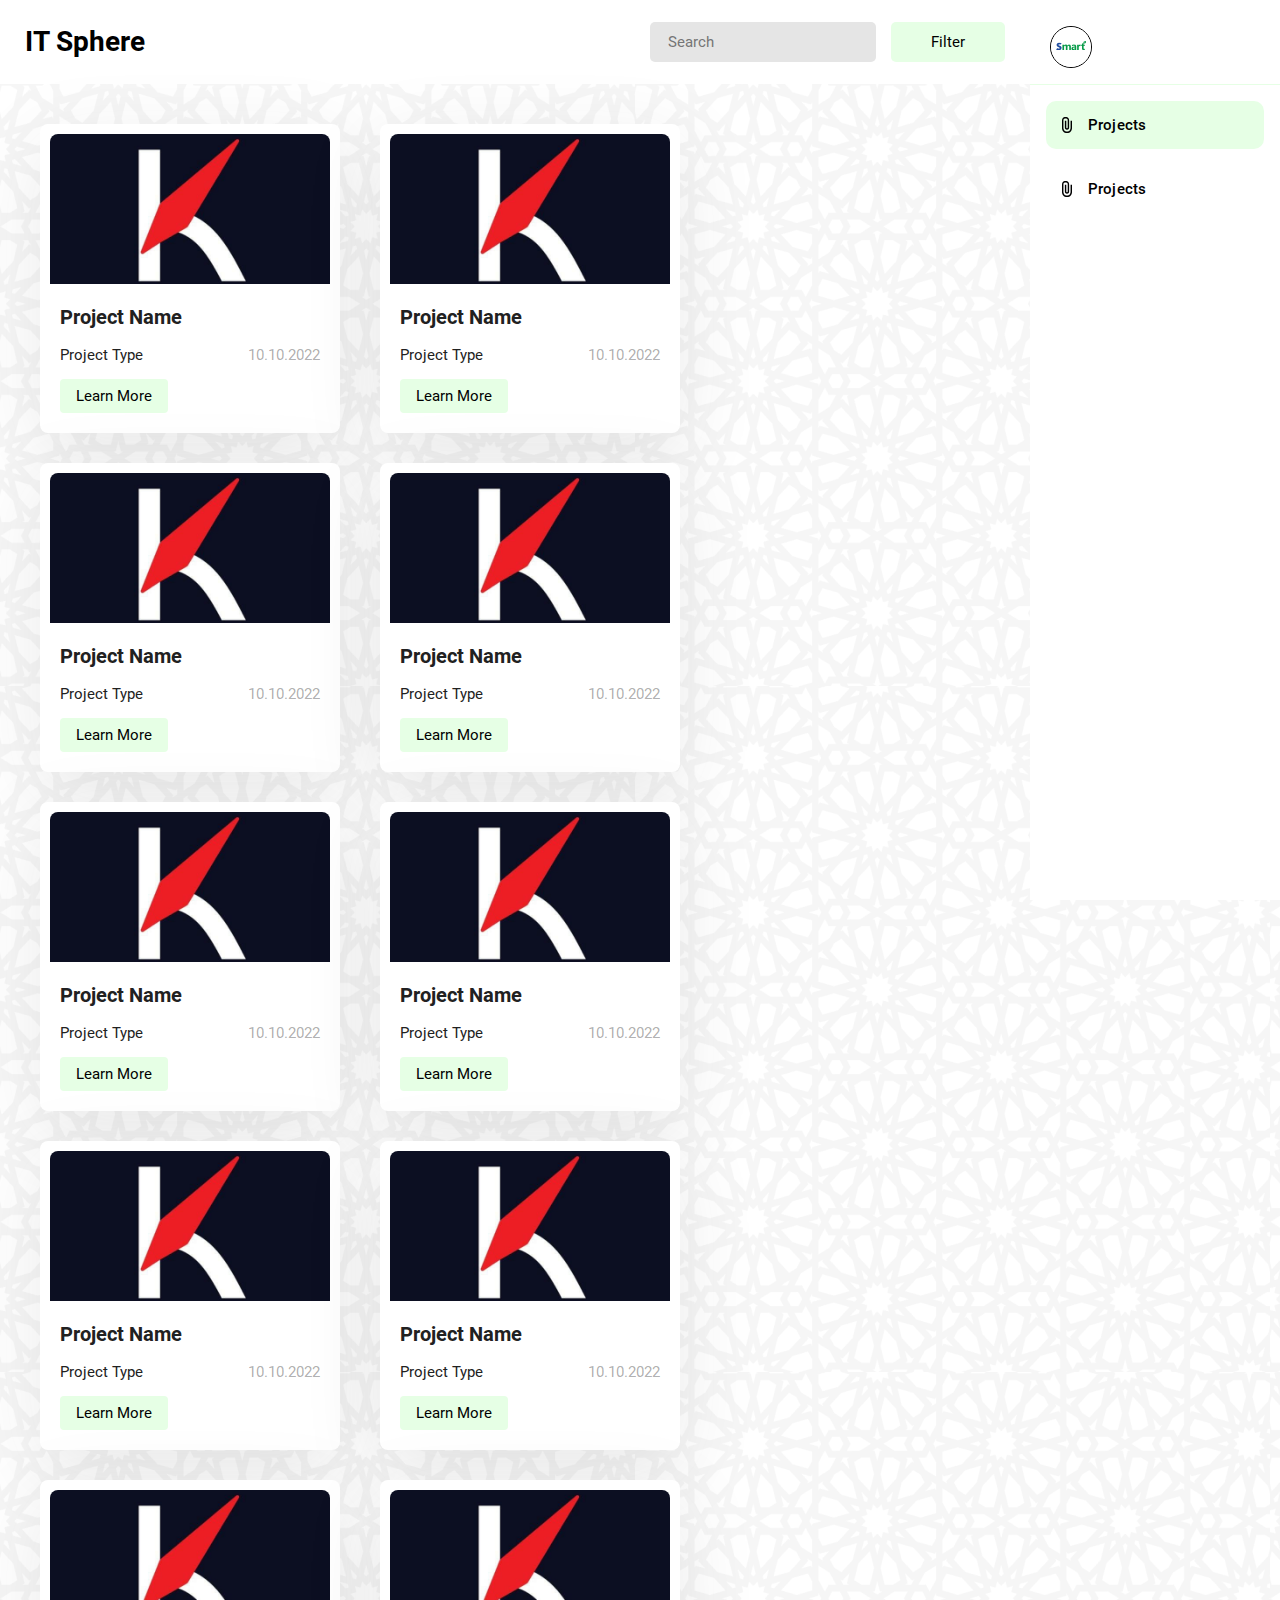
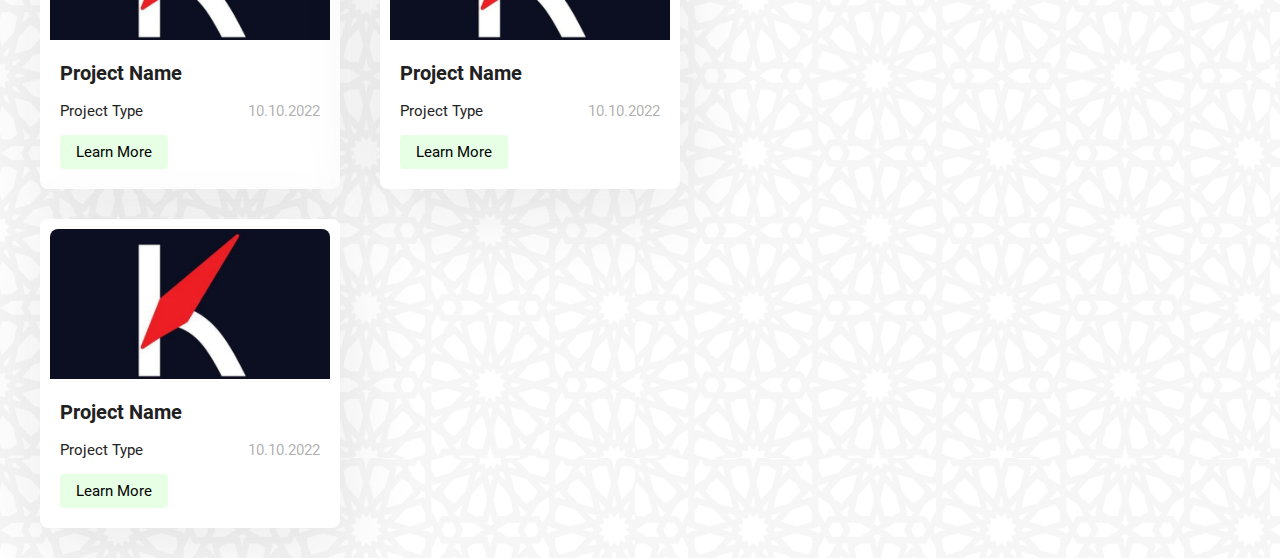
<file: index.html>
<!DOCTYPE html>
<html lang="en">
<head>
    <meta charset="UTF-8">
    <meta http-equiv="X-UA-Compatible" content="IE=edge">
    <meta name="viewport" content="width=device-width, initial-scale=1.0">
    <link rel="stylesheet" href="./css/main.css">
    <title>Asrorbek</title>
</head>
<body>
    <header class="header header-toggle">
        <div class="container">
            <div class="header__container">
                <ul class="header__list">
                    <li class="header__item-heading"><img class="header_logo" src="./img/logo.png" alt="logo of this web page" width="40" height="40">
                    
                        <button class="burger-close"><img class="burger__img" src="./img/burger.png" alt="burger menu" width="30"></button>

                    </li>
                    <li class="header__item"><a href="#" class="header__item-link header__item-link--active"><img class="header__icon" src="./img/project-icon.svg" alt="the icon of project">Projects</a></li>

                    
                    <li class="header__item"><a href="#" class="header__item-link"><img class="header__icon" src="./img/project-icon.svg" alt="the icon of project">Projects</a></li>
                </ul>
            </div>
        </div>
    </header>
    
    <main class="main">
        <section class="hero">
            <div class="container">
                <div class="hero__container">
                    <div class="hero__top">
                        <div class="hero__t-left">
                            <!-- <a href="#" class="hero__t-link"></a> -->
                            
                            <h3 class="hero__t-heading">IT Sphere</h3>
                        </div>
                        
                        <form class="hero__form">
                            <label class="hero__label">
                                <input type="text" name="Search" id="Search" class="hero__search" placeholder="Search">
                                
                                <button class="hero__btn">Filter</button>
                            </label>
                        </form>

                        <button class="burger__btn"><img class="burger__img" src="./img/burger.png" alt="burger menu" width="30"></button>
                    </div>
                </div>
            </div>
        </section>
        
        <section class="project">
            <div class="container">
                <div class="project__container">
                    <ul class="project__list">
                        <li class="project__item">
                            
                            <div class="project__item-top">
                                <img src="./img/item.jpg" alt="Project item" class="project__item-img" width="300" height="150">
                            </div>
                            
                            <div class="project__item-bottom">
                                <h4 class="project__b-heading">Project Name</h4>
                                
                                <div class="project__b-text-wrapper">
                                    <p class="project__b-text">Project Type</p>
                                    
                                    <p class="project__b-data">10.10.2022</p>
                                </div>
                                
                                <a href="./about.html" class="project__link-wrapper"><button class="project__btn">Learn More</button></a>
                            </div>
                        </li>

                        <li class="project__item">
                            
                            <div class="project__item-top">
                                <img src="./img/item.jpg" alt="Project item" class="project__item-img" width="300" height="150">
                            </div>
                            
                            <div class="project__item-bottom">
                                <h4 class="project__b-heading">Project Name</h4>
                                
                                <div class="project__b-text-wrapper">
                                    <p class="project__b-text">Project Type</p>
                                    
                                    <p class="project__b-data">10.10.2022</p>
                                </div>
                                
                                <a href="./about.html" class="project__link-wrapper"><button class="project__btn">Learn More</button></a>
                            </div>
                        </li>

                        <li class="project__item">
                            
                            <div class="project__item-top">
                                <img src="./img/item.jpg" alt="Project item" class="project__item-img" width="300" height="150">
                            </div>
                            
                            <div class="project__item-bottom">
                                <h4 class="project__b-heading">Project Name</h4>
                                
                                <div class="project__b-text-wrapper">
                                    <p class="project__b-text">Project Type</p>
                                    
                                    <p class="project__b-data">10.10.2022</p>
                                </div>
                                
                                <a href="./about.html" class="project__link-wrapper"><button class="project__btn">Learn More</button></a>
                            </div>
                        </li>

                        <li class="project__item">
                            
                            <div class="project__item-top">
                                <img src="./img/item.jpg" alt="Project item" class="project__item-img" width="300" height="150">
                            </div>
                            
                            <div class="project__item-bottom">
                                <h4 class="project__b-heading">Project Name</h4>
                                
                                <div class="project__b-text-wrapper">
                                    <p class="project__b-text">Project Type</p>
                                    
                                    <p class="project__b-data">10.10.2022</p>
                                </div>
                                
                                <a href="./about.html" class="project__link-wrapper"><button class="project__btn">Learn More</button></a>
                            </div>
                        </li>

                        <li class="project__item">
                            
                            <div class="project__item-top">
                                <img src="./img/item.jpg" alt="Project item" class="project__item-img" width="300" height="150">
                            </div>
                            
                            <div class="project__item-bottom">
                                <h4 class="project__b-heading">Project Name</h4>
                                
                                <div class="project__b-text-wrapper">
                                    <p class="project__b-text">Project Type</p>
                                    
                                    <p class="project__b-data">10.10.2022</p>
                                </div>
                                
                                <a href="./about.html" class="project__link-wrapper"><button class="project__btn">Learn More</button></a>
                            </div>
                        </li>

                        <li class="project__item">
                            
                            <div class="project__item-top">
                                <img src="./img/item.jpg" alt="Project item" class="project__item-img" width="300" height="150">
                            </div>
                            
                            <div class="project__item-bottom">
                                <h4 class="project__b-heading">Project Name</h4>
                                
                                <div class="project__b-text-wrapper">
                                    <p class="project__b-text">Project Type</p>
                                    
                                    <p class="project__b-data">10.10.2022</p>
                                </div>
                                
                                <a href="./about.html" class="project__link-wrapper"><button class="project__btn">Learn More</button></a>
                            </div>
                        </li>

                        <li class="project__item">
                            
                            <div class="project__item-top">
                                <img src="./img/item.jpg" alt="Project item" class="project__item-img" width="300" height="150">
                            </div>
                            
                            <div class="project__item-bottom">
                                <h4 class="project__b-heading">Project Name</h4>
                                
                                <div class="project__b-text-wrapper">
                                    <p class="project__b-text">Project Type</p>
                                    
                                    <p class="project__b-data">10.10.2022</p>
                                </div>
                                
                                <a href="./about.html" class="project__link-wrapper"><button class="project__btn">Learn More</button></a>
                            </div>
                        </li>

                        <li class="project__item">
                            
                            <div class="project__item-top">
                                <img src="./img/item.jpg" alt="Project item" class="project__item-img" width="300" height="150">
                            </div>
                            
                            <div class="project__item-bottom">
                                <h4 class="project__b-heading">Project Name</h4>
                                
                                <div class="project__b-text-wrapper">
                                    <p class="project__b-text">Project Type</p>
                                    
                                    <p class="project__b-data">10.10.2022</p>
                                </div>
                                
                                <a href="./about.html" class="project__link-wrapper"><button class="project__btn">Learn More</button></a>
                            </div>
                        </li>

                        <li class="project__item">
                            
                            <div class="project__item-top">
                                <img src="./img/item.jpg" alt="Project item" class="project__item-img" width="300" height="150">
                            </div>
                            
                            <div class="project__item-bottom">
                                <h4 class="project__b-heading">Project Name</h4>
                                
                                <div class="project__b-text-wrapper">
                                    <p class="project__b-text">Project Type</p>
                                    
                                    <p class="project__b-data">10.10.2022</p>
                                </div>
                                
                                <a href="./about.html" class="project__link-wrapper"><button class="project__btn">Learn More</button></a>
                            </div>
                        </li>

                        <li class="project__item">
                            
                            <div class="project__item-top">
                                <img src="./img/item.jpg" alt="Project item" class="project__item-img" width="300" height="150">
                            </div>
                            
                            <div class="project__item-bottom">
                                <h4 class="project__b-heading">Project Name</h4>
                                
                                <div class="project__b-text-wrapper">
                                    <p class="project__b-text">Project Type</p>
                                    
                                    <p class="project__b-data">10.10.2022</p>
                                </div>
                                
                                <a href="./about.html" class="project__link-wrapper"><button class="project__btn">Learn More</button></a>
                            </div>
                        </li>

                        <li class="project__item">
                            
                            <div class="project__item-top">
                                <img src="./img/item.jpg" alt="Project item" class="project__item-img" width="300" height="150">
                            </div>
                            
                            <div class="project__item-bottom">
                                <h4 class="project__b-heading">Project Name</h4>
                                
                                <div class="project__b-text-wrapper">
                                    <p class="project__b-text">Project Type</p>
                                    
                                    <p class="project__b-data">10.10.2022</p>
                                </div>
                                
                                <a href="./about.html" class="project__link-wrapper"><button class="project__btn">Learn More</button></a>
                            </div>
                        </li>
                        
                        
                    </ul>


                </div>
            </div>
        </section>
    </main>


<script src="./main.js"></script>
</body>
</html>
</file>
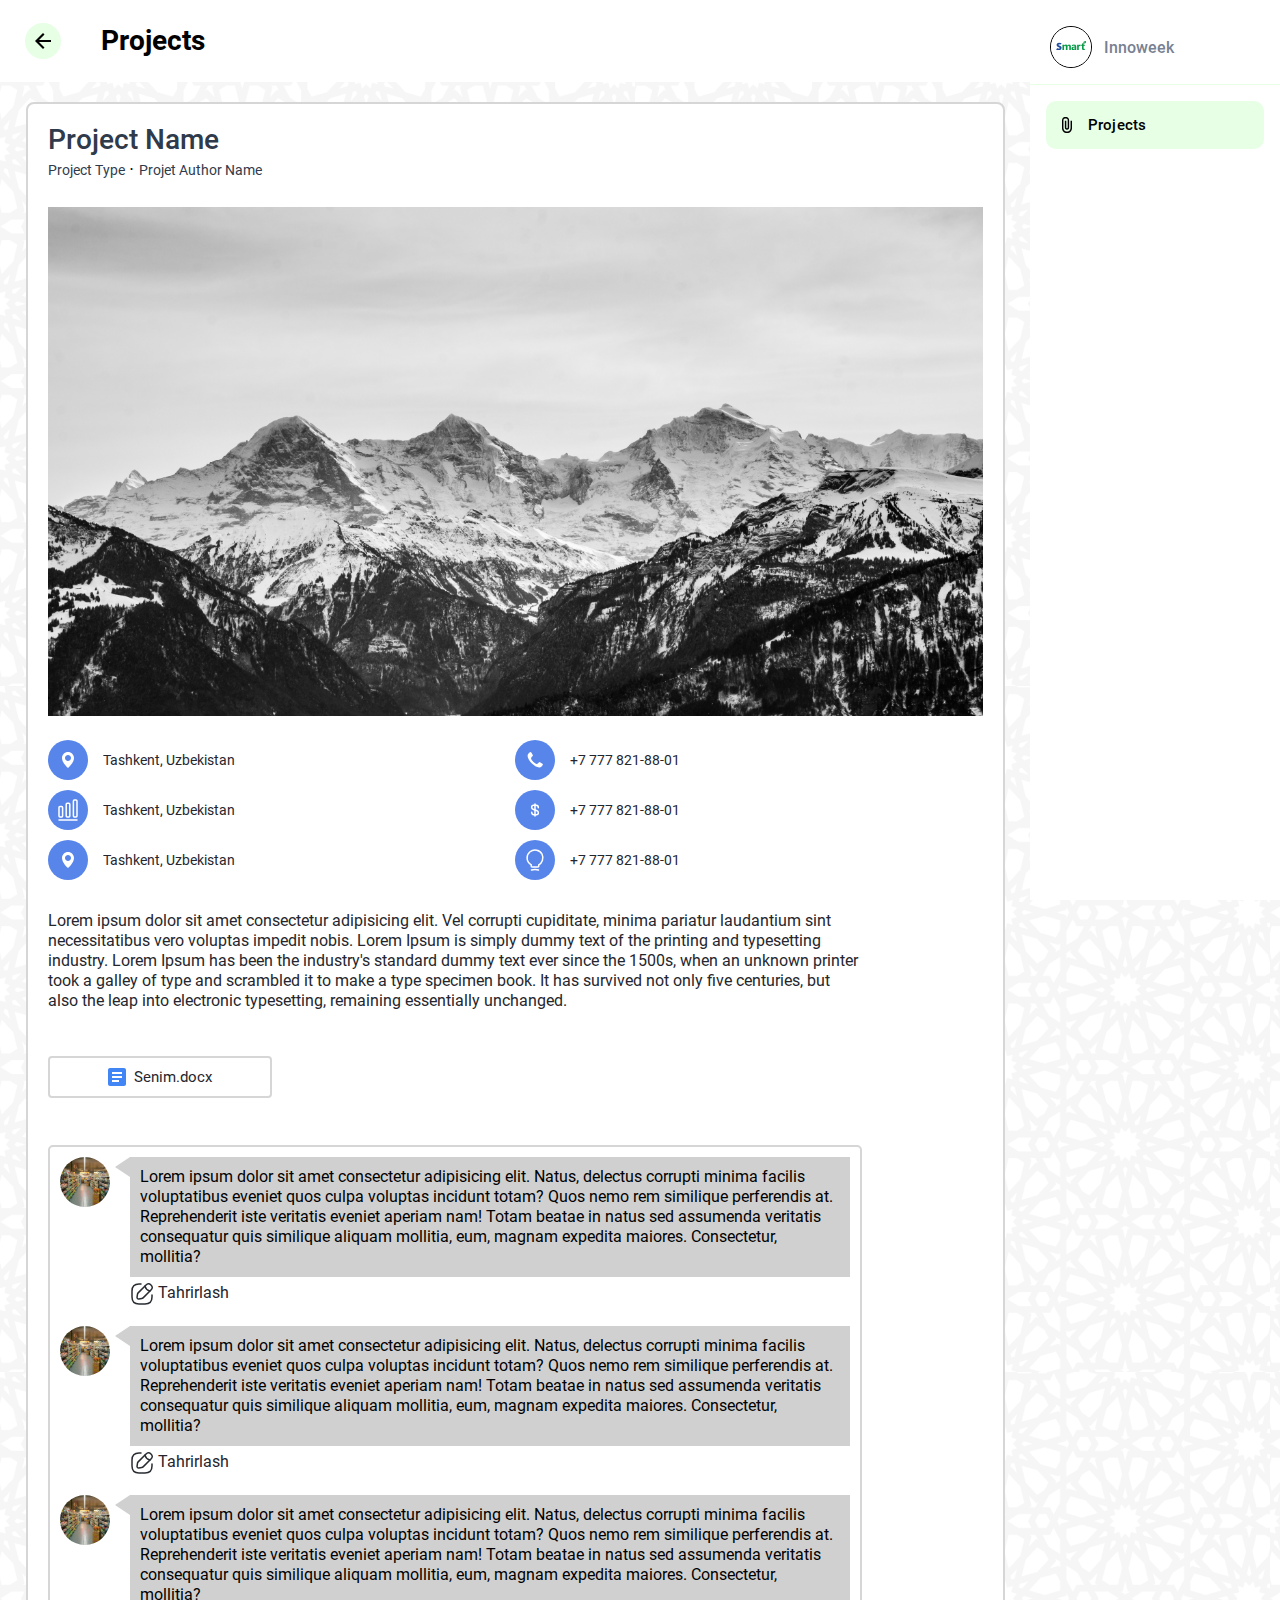
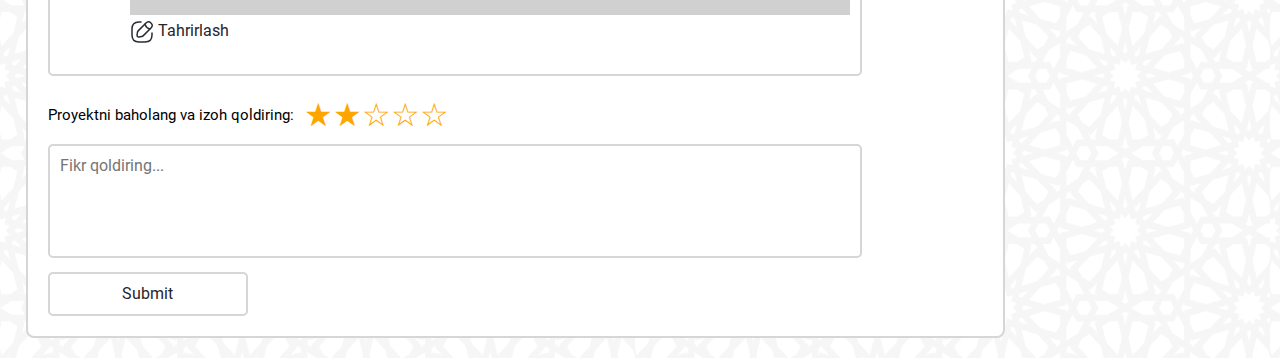
<file: about.html>
<!DOCTYPE html>
<html lang="en">
<head>
    <meta charset="UTF-8">
    <meta http-equiv="X-UA-Compatible" content="IE=edge">
    <meta name="viewport" content="width=device-width, initial-scale=1.0">
    <link rel="stylesheet" href="./css/main.css">
    <title>Project</title>
</head>
<body>
    <header class="header">
        <div class="container">
            <div class="header__container">
                <ul class="header__list">
                    <li class="header__item-heading"><img class="header_logo" src="./img/logo.png" alt="logo of this web page" width="40" height="40">Innoweek
                        
                        <button class="burger-close"><img class="burger__img" src="./img/burger.png" alt="burger menu" width="30"></button>
                    </li>
                    <li class="header__item"><a href="#" class="header__item-link header__item-link--active"><img class="header__icon" src="./img/project-icon.svg" alt="the icon of project">Projects</a></li>
                </ul>
            </div>
        </div>
    </header>
    
    <main class="main">
        <section class="hero">
            <div class="container">
                <div class="hero__container">
                    <div class="hero__top">
                        <div class="hero__t-left">
                            <a href="./index.html" class="hero__t-link"></a>
                            
                            <h3 class="hero__t-heading">Projects</h3>
                            
                        </div>
                        <button class="burger__btn"><img class="burger__img" src="./img/burger.png" alt="burger menu" width="30"></button>
                    </div>
                </div>
            </div>
        </section>
        
        <section class="about">
            <div class="container">
                <div class="about__container">
                    <h2 class="about__heading">Project Name</h2>
                    
                    <div class="about__heading-text-wrapper">
                        <p class="about__heading-type">Project Type</p>
                        
                        <p class="dot">.</p>
                        
                        <p class="about__heading-name">Projet Author Name</p>
                    </div>
                    
                    <img src="./img/main.jpg" alt="main img" class="about__main-img" width="935" height="500">
                    
                    <ul class="about__list-wrapper">
                        <li class="about__item-wrapper">
                            <ul class="about__inner-list">
                                <li class="about__inner-item">
                                    <div class="about__location">
                                        <span class="location"><img class="location__img" src="./img/location.svg" alt=""></span>
                                        
                                        <p class="location__text">Tashkent, Uzbekistan</p>
                                    </div>
                                </li>
                                
                                <li class="about__inner-item">
                                    <div class="about__tel">
                                        <span class="tel"><img class="location__img" src="./img/call.svg" alt=""></span>
                                        
                                        <a class="tel__text" href="tel:+7 777 821-88-01">+7 777 821-88-01</a>
                                    </div>
                                </li>
                            </ul>
                        </li>
                        
                        <li class="about__item-wrapper">
                            <ul class="about__inner-list">
                                <li class="about__inner-item">
                                    <div class="about__location">
                                        <span class="location"><img class="location__img" src="./img/invention.svg" alt=""></span>
                                        
                                        <p class="location__text">Tashkent, Uzbekistan</p>
                                    </div>
                                </li>
                                
                                <li class="about__inner-item">
                                    <div class="about__tel">
                                        <span class="tel"><img class="location__img" src="./img/cash.svg" alt=""></span>
                                        
                                        <a class="tel__text" href="tel:+7 777 821-88-01">+7 777 821-88-01</a>
                                    </div>
                                </li>
                            </ul>
                        </li>
                        
                        <li class="about__item-wrapper">
                            <ul class="about__inner-list">
                                <li class="about__inner-item">
                                    <div class="about__location">
                                        <span class="location"><img class="location__img" src="./img/location.svg" alt=""></span>
                                        
                                        <p class="location__text">Tashkent, Uzbekistan</p>
                                    </div>
                                </li>
                                
                                <li class="about__inner-item">
                                    <div class="about__tel">
                                        <span class="tel"><img class="location__img" src="./img/aim.svg" alt=""></span>
                                        
                                        <a class="tel__text" href="tel:+7 777 821-88-01">+7 777 821-88-01</a>
                                    </div>
                                </li>
                            </ul>
                        </li>
                    </ul>
                    
                    <p class="about__main-text">Lorem ipsum dolor sit amet consectetur adipisicing elit. Vel corrupti cupiditate, minima pariatur laudantium sint necessitatibus vero voluptas impedit nobis. Lorem Ipsum is simply dummy text of the printing and typesetting industry. Lorem Ipsum has been the industry's standard dummy text ever since the 1500s, when an unknown printer took a galley of type and scrambled it to make a type specimen book. It has survived not only five centuries, but also the leap into electronic typesetting, remaining essentially unchanged.</p>
                    
                    
                    <a href="#" class="about__file"><img class="file__img" src="./img/file.svg" alt="svg of file">Senim.docx</a>
                    
                    
                    <div class="about__comment">
                        <div class="about__main-wrapper-comment">
                            <img src="./img/main-jpg.jpg" alt="" class="about__comment-img" width="50" height="50">
                            
                            <div class="comment-wrapper">
                                <p class="about__comment-text">Lorem ipsum dolor sit amet consectetur adipisicing elit. Natus, delectus corrupti minima facilis voluptatibus eveniet quos culpa voluptas incidunt totam? Quos nemo rem similique perferendis at. Reprehenderit iste veritatis eveniet aperiam nam! Totam beatae in natus sed assumenda veritatis consequatur quis similique aliquam mollitia, eum, magnam expedita maiores. Consectetur, mollitia?</p>
                                
                                
                                <a href="#" class="edit-comment"><img class="edit__img" src="./img/edit.svg" alt="edit" width="24" height="24"> Tahrirlash</a>
                                
                                <div class="triangle-left"></div>
                            </div>
                        </div>
                        
                        <div class="about__main-wrapper-comment">
                            <img src="./img/main-jpg.jpg" alt="" class="about__comment-img" width="50" height="50">
                            
                            <div class="comment-wrapper">
                                <p class="about__comment-text">Lorem ipsum dolor sit amet consectetur adipisicing elit. Natus, delectus corrupti minima facilis voluptatibus eveniet quos culpa voluptas incidunt totam? Quos nemo rem similique perferendis at. Reprehenderit iste veritatis eveniet aperiam nam! Totam beatae in natus sed assumenda veritatis consequatur quis similique aliquam mollitia, eum, magnam expedita maiores. Consectetur, mollitia?</p>
                                
                                
                                <a href="#" class="edit-comment"><img class="edit__img" src="./img/edit.svg" alt="edit" width="24" height="24"> Tahrirlash</a>
                                
                                <div class="triangle-left"></div>
                            </div>
                        </div>
                        
                        <div class="about__main-wrapper-comment">
                            <img src="./img/main-jpg.jpg" alt="" class="about__comment-img" width="50" height="50">
                            
                            <div class="comment-wrapper">
                                <p class="about__comment-text">Lorem ipsum dolor sit amet consectetur adipisicing elit. Natus, delectus corrupti minima facilis voluptatibus eveniet quos culpa voluptas incidunt totam? Quos nemo rem similique perferendis at. Reprehenderit iste veritatis eveniet aperiam nam! Totam beatae in natus sed assumenda veritatis consequatur quis similique aliquam mollitia, eum, magnam expedita maiores. Consectetur, mollitia?</p>
                                
                                
                                <a href="#" class="edit-comment"><img class="edit__img" src="./img/edit.svg" alt="edit" width="24" height="24"> Tahrirlash</a>
                                
                                <div class="triangle-left"></div>
                            </div>
                        </div>
                    </div>
                    
                    <div class="rating-wrapper">
                        <p class="rating-text">Proyektni baholang va izoh qoldiring: </p>


                        <ul class="rating">
                            <li class="rating-item" data-rate="1"></li>
                            <li class="rating-item active" data-rate="2"></li>
                            <li class="rating-item" data-rate="3"></li>
                            <li class="rating-item" data-rate="4"></li>
                            <li class="rating-item" data-rate="5"></li>
                        </ul>

                    </div>
                    
                    
                    
                    <form class="write-comment-main">
                        <textarea name="comment" class="write__comment" id="commentWrite" placeholder="Fikr qoldiring..."></textarea>
                        
                        <button class="write-btn">Submit</button>
                    </form>
                </div>
            </div>
        </section>
    </main>
    
    <script src="./main.js"></script>
</body>
</html>
</file>
<file: css/main.css>
.burger-close {
  background-color: transparent;
  border: none;
  outline: none;
  cursor: pointer;
}

/* roboto-regular - latin */
@font-face {
  font-family: 'Roboto';
  font-style: normal;
  font-weight: 400;
  font-display: swap;
  src: url("../fonts/roboto-v30-latin-regular.woff2") format("woff2"), url("../fonts/roboto-v30-latin-regular.woff") format("woff");
}

/* roboto-500 - latin */
@font-face {
  font-family: 'Roboto';
  font-style: normal;
  font-weight: 500;
  font-display: swap;
  src: url("../fonts/roboto-v30-latin-500.woff2") format("woff2"), url("../fonts/roboto-v30-latin-500.woff") format("woff");
}

/* roboto-700 - latin */
@font-face {
  font-family: 'Roboto';
  font-style: normal;
  font-weight: 700;
  font-display: swap;
  src: url("../fonts/roboto-v30-latin-700.woff2") format("woff2"), url("../fonts/roboto-v30-latin-700.woff") format("woff");
}

html {
  scroll-behavior: smooth;
}

h1, h2, h3, h4, h5, h6, p, ul, li, body, html {
  margin: 0;
  padding: 0;
}

ul {
  list-style-type: none;
}

a {
  text-decoration: none;
}

main {
  background-image: url("./../img/bg.png");
}

.visually-hidden {
  position: absolute;
  white-space: nowrap;
  width: 1px;
  height: 1px;
  overflow: hidden;
  border: 0;
  padding: 0;
  clip: rect(0 0 0 0);
  -webkit-clip-path: inset(50%);
          clip-path: inset(50%);
  margin: -1px;
}

.container {
  display: -webkit-box;
  display: -ms-flexbox;
  display: flex;
  -webkit-box-orient: vertical;
  -webkit-box-direction: normal;
      -ms-flex-direction: column;
          flex-direction: column;
  -webkit-box-align: center;
      -ms-flex-align: center;
          align-items: center;
  max-width: 1400px;
  margin-right: auto;
  margin-left: auto;
  padding-right: 20px;
  padding-left: 20px;
}

.header__container {
  position: fixed;
  right: 0px;
  width: 250px;
  height: 100%;
  background: #FFFFFF;
  -webkit-transition: all .5s ease;
  transition: all .5s ease;
}

.header__container .header__item-heading {
  display: -webkit-box;
  display: -ms-flexbox;
  display: flex;
  -webkit-box-align: center;
      -ms-flex-align: center;
          align-items: center;
  font-family: 'Roboto';
  font-weight: 500;
  font-size: 16px;
  line-height: 19px;
  color: #778192;
  text-align: center;
  padding-top: 26px;
  padding-bottom: 16px;
  border-bottom: 1px solid #e6ffe5;
}

.header__container .header__item-heading .header_logo {
  margin-left: 20px;
  margin-right: 12px;
  border: 1px solid black;
  border-radius: 50%;
}

.header__container .header__item {
  margin: 16px;
  border-radius: 4px;
  display: -webkit-box;
  display: -ms-flexbox;
  display: flex;
  -webkit-box-align: center;
      -ms-flex-align: center;
          align-items: center;
}

.header__container .header__item .header__icon {
  margin-right: 16px;
}

.header__container .header__item .header__item-link {
  display: -webkit-box;
  display: -ms-flexbox;
  display: flex;
  -webkit-box-align: center;
      -ms-flex-align: center;
          align-items: center;
  max-width: 218px;
  width: 100%;
  padding-top: 13px;
  padding-bottom: 13px;
  padding-left: 16px;
  font-family: 'Roboto';
  font-weight: 500;
  font-size: 15px;
  line-height: 22px;
  align-items: center;
  letter-spacing: 0.01em;
  color: #000;
}

.header__container .header__item .header__item-link--active {
  border-radius: 10px;
  background-color: #e6ffe5;
}

.burger-close {
  display: none;
}

@media only screen and (max-width: 375px) {
  .header__container {
    display: none;
  }
}

@media only screen and (max-width: 1275px) {
  .header {
    z-index: 1000;
  }
  .burger-close {
    display: unset;
  }
  .header__container {
    display: none;
  }
  .header__item-heading {
    display: -webkit-box;
    display: -ms-flexbox;
    display: flex;
    -webkit-box-align: center;
        -ms-flex-align: center;
            align-items: center;
    -webkit-box-pack: justify;
        -ms-flex-pack: justify;
            justify-content: space-between;
    padding-right: 20px;
  }
  .header-toggle {
    display: block;
  }
}

.hero {
  background-color: #FFFFFF;
}

.hero .hero__container {
  top: 0;
  max-width: 980px;
  padding-right: 20px;
  padding-left: 20px;
  width: 100%;
  margin-right: 250px;
}

.hero .hero__container .hero__top {
  display: -webkit-box;
  display: -ms-flexbox;
  display: flex;
  -webkit-box-align: center;
      -ms-flex-align: center;
          align-items: center;
  -webkit-box-pack: center;
      -ms-flex-pack: center;
          justify-content: center;
  padding-top: 22px;
  padding-bottom: 22px;
  width: 100%;
  align-items: center;
  -webkit-box-pack: justify;
      -ms-flex-pack: justify;
          justify-content: space-between;
}

.hero .hero__container .hero__top .burger__btn {
  display: none;
  background-color: transparent;
  border: none;
  outline: none;
  cursor: pointer;
}

.hero .hero__container .hero__top .hero__t-left {
  display: -webkit-box;
  display: -ms-flexbox;
  display: flex;
  -webkit-box-align: center;
      -ms-flex-align: center;
          align-items: center;
}

.hero .hero__container .hero__top .hero__t-left .hero__t-link {
  padding: 18px;
  background-color: #e6ffe5;
  margin-right: 40px;
  border-radius: 50%;
  text-decoration: none;
  background-image: url("./../img/back.svg");
  background-repeat: no-repeat;
  background-position: center;
  background-size: 16px;
}

.hero .hero__container .hero__top .hero__t-left .hero__t-heading {
  font-family: 'Roboto';
  font-weight: 700;
  font-size: 28px;
  line-height: 38px;
  color: #000;
}

.hero .hero__container .hero__top .hero__form {
  display: -webkit-box;
  display: -ms-flexbox;
  display: flex;
}

.hero .hero__container .hero__top .hero__form .hero__label {
  max-width: 675px;
  display: -webkit-box;
  display: -ms-flexbox;
  display: flex;
  -webkit-box-align: center;
      -ms-flex-align: center;
          align-items: center;
}

.hero .hero__container .hero__top .hero__form .hero__label .hero__search {
  max-width: 440px;
  width: 100%;
  padding: 9px 18px;
  font-family: 'Roboto';
  font-weight: 400;
  font-size: 15px;
  line-height: 22px;
  outline: none;
  border: none;
  background-color: #e5e5e5;
  color: #000;
  border-radius: 5px;
  margin-right: 15px;
}

.hero .hero__container .hero__top .hero__form .hero__label .hero__btn {
  padding: 9px 40px;
  background-color: #e6ffe5;
  color: #000;
  font-family: 'Roboto';
  font-style: normal;
  font-weight: 400;
  font-size: 15px;
  line-height: 22px;
  border: none;
  outline: none;
  border-radius: 5px;
  cursor: pointer;
}

@media only screen and (max-width: 330px) {
  .hero .hero__container {
    padding: 0;
  }
  .hero .hero__container .hero__top {
    padding: 0;
    padding-top: 5px;
    padding-bottom: 5px;
  }
  .hero .hero__container .hero__top .hero__t-left .hero__t-heading {
    -ms-flex-wrap: nowrap;
        flex-wrap: nowrap;
    font-size: 10px;
    line-height: 30px;
  }
}

@media only screen and (max-width: 375px) {
  .hero .hero__container {
    padding: 0;
  }
  .hero .hero__container .hero__top {
    padding: 0;
    padding-top: 5px;
    padding-bottom: 5px;
  }
  .hero .hero__container .hero__top .hero__t-left .hero__t-link {
    padding: 15px;
    background-size: 10px;
    margin-right: 10px;
  }
  .hero .hero__container .hero__top .hero__t-left .hero__t-heading {
    -ms-flex-wrap: nowrap;
        flex-wrap: nowrap;
    font-size: 10px;
    line-height: 30px;
  }
  .hero .hero__container .hero__top .hero__form .hero__label .hero__btn {
    padding: 5px 15px;
  }
}

@media only screen and (max-width: 550px) {
  .hero .hero__container {
    margin-right: 0;
  }
  .hero .hero__container .hero__top {
    padding: 0;
    padding-top: 10px;
    padding-bottom: 10px;
  }
  .hero .hero__container .hero__top .hero__t-left .hero__t-link {
    margin-right: 20px;
  }
  .hero .hero__container .hero__top .hero__t-left .hero__t-heading {
    font-size: 18px;
    line-height: 20px;
  }
}

@media only screen and (max-width: 575px) {
  .hero .hero__container {
    margin-right: 0;
  }
  .hero .hero__container .hero__top .hero__t-left .hero__t-heading {
    font-size: 24px;
    line-height: 20px;
  }
  .hero .hero__container .hero__top .hero__form {
    display: none;
  }
}

@media only screen and (max-width: 1275px) {
  .hero .hero__container {
    margin-right: 0;
  }
  .hero .hero__container .hero__top .burger__btn {
    display: unset;
  }
}

.project__container {
  margin-right: 250px;
}

.project__container .project__list {
  display: -webkit-box;
  display: -ms-flexbox;
  display: flex;
  -ms-flex-wrap: wrap;
      flex-wrap: wrap;
  max-width: 1140px;
  width: 100%;
  margin-top: 20px;
  margin-bottom: 20px;
  border-radius: 8px;
}

.project__container .project__list .project__item {
  margin: 20px;
  max-width: 300px;
  width: 100%;
  background-color: #FFFFFF;
  border-radius: 8px;
  margin-bottom: 10px;
  -webkit-box-shadow: 0px 20px 80px rgba(49, 49, 49, 0.1);
          box-shadow: 0px 20px 80px rgba(49, 49, 49, 0.1);
}

.project__container .project__list .project__item .project__item-top {
  margin-bottom: 10px;
}

.project__container .project__list .project__item .project__item-top .project__item-img {
  margin-top: 10px;
  margin-right: 10px;
  margin-left: 10px;
  width: 280px;
  height: 150px;
  -o-object-fit: cover;
     object-fit: cover;
  border-radius: 8px 8px 0px 0px;
}

.project__container .project__list .project__item .project__item-bottom {
  padding-left: 20px;
  padding-right: 20px;
  padding-bottom: 20px;
}

.project__container .project__list .project__item .project__item-bottom .project__b-heading {
  font-family: 'Roboto';
  font-weight: 700;
  font-size: 20px;
  line-height: 38px;
  color: #212121;
}

.project__container .project__list .project__item .project__item-bottom .project__b-text-wrapper {
  display: -webkit-box;
  display: -ms-flexbox;
  display: flex;
  -webkit-box-align: center;
      -ms-flex-align: center;
          align-items: center;
  -webkit-box-pack: justify;
      -ms-flex-pack: justify;
          justify-content: space-between;
  margin-bottom: 5px;
}

.project__container .project__list .project__item .project__item-bottom .project__b-text-wrapper .project__b-text {
  font-family: 'Roboto';
  font-weight: 300;
  font-size: 15px;
  line-height: 38px;
  color: #212121;
}

.project__container .project__list .project__item .project__item-bottom .project__b-text-wrapper .project__b-data {
  font-family: 'Roboto';
  font-weight: 300;
  font-size: 15px;
  line-height: 38px;
  color: #2121215d;
}

.project__container .project__list .project__item .project__item-bottom .project__btn {
  padding: 6px 16px;
  background-color: #e6ffe5;
  border: none;
  outline: none;
  font-family: 'Roboto';
  font-weight: 400;
  font-size: 15px;
  line-height: 22px;
  color: #000;
  cursor: pointer;
  border-radius: 4px;
  -webkit-transition: all 0.3s ease;
  transition: all 0.3s ease;
}

.project__container .project__list .project__item .project__item-bottom .project__btn:hover {
  -webkit-transform: scale(1.05);
          transform: scale(1.05);
  -webkit-box-shadow: 0px 20px 80px rgba(49, 49, 49, 0.1);
          box-shadow: 0px 20px 80px rgba(49, 49, 49, 0.1);
}

.rating-wrapper {
  display: -webkit-box;
  display: -ms-flexbox;
  display: flex;
  -webkit-box-align: center;
      -ms-flex-align: center;
          align-items: center;
  gap: 10px;
  margin-bottom: 10px;
}

.rating-text {
  font-family: 'Roboto';
  font-weight: 400;
  font-size: 15px;
  line-height: 22px;
  color: #000;
}

.rating {
  display: -webkit-box;
  display: -ms-flexbox;
  display: flex;
  padding: 0;
  margin: 0;
  vertical-align: middle;
}

.rating li {
  list-style-type: none;
}

.rating-item {
  cursor: pointer;
  font-size: 2em;
  color: orange;
}

/* initial: make all stars full */
.rating-item::before {
  content: "\2605";
}

/* make until the clicked star (the rest) empty */
.rating-item.active ~ .rating-item::before {
  content: "\2606";
}

/* on hover make all full */
.rating:hover .rating-item::before {
  content: "\2605";
}

/* make until the hovered (the rest) empty */
.rating-item:hover ~ .rating-item::before {
  content: "\2606";
}

@media only screen and (max-width: 1275px) {
  .project__container {
    margin-right: 0;
  }
  .project__container .project__list {
    -webkit-box-pack: center;
        -ms-flex-pack: center;
            justify-content: center;
  }
}

@media only screen and (max-width: 1000px) {
  .project__container .project__list .project__item {
    margin-right: 0;
  }
}

@media only screen and (max-width: 340px) {
  .project__container .project__list .project__item {
    max-width: 250px;
    width: 100%;
  }
  .project__container .project__list .project__item .project__item-top .project__item-img {
    max-width: 230px;
  }
}

@media only screen and (max-width: 265px) {
  .project__container .project__list .project__item {
    max-width: 200px;
    width: 100%;
  }
  .project__container .project__list .project__item .project__item-top .project__item-img {
    max-width: 180px;
  }
  .project__container .project__list .project__item .project__item-bottom .project__b-heading {
    font-size: 15px;
  }
  .project__container .project__list .project__item .project__item-bottom .project__b-text-wrapper .project__b-text {
    font-size: 13px;
    line-height: 20px;
  }
  .project__container .project__list .project__item .project__item-bottom .project__b-text-wrapper .project__b-data {
    font-size: 13px;
    line-height: 20px;
  }
}

.about {
  margin-top: 20px;
  margin-right: 250px;
}

.about .about__container {
  border: 2px solid #d6d6d6;
  background-color: #fff;
  padding: 20px;
  border-radius: 8px;
  margin-bottom: 20px;
}

.about .about__container .about__main-img {
  max-width: 935px;
  width: 100%;
  height: 100%;
  -o-object-fit: contain;
     object-fit: contain;
}

.about .about__container .about__heading {
  font-family: 'Roboto';
  font-weight: 500;
  font-size: 28px;
  line-height: 32px;
  color: #2F3A4A;
}

.about .about__container .about__heading-text-wrapper {
  display: -webkit-box;
  display: -ms-flexbox;
  display: flex;
  -webkit-box-align: center;
      -ms-flex-align: center;
          align-items: center;
  margin-bottom: 23px;
}

.about .about__container .about__heading-text-wrapper .about__heading-type {
  font-family: 'Roboto';
  font-weight: 400;
  font-size: 14px;
  line-height: 17px;
  color: #2F3A4A;
  margin-right: 5px;
}

.about .about__container .about__heading-text-wrapper .dot {
  margin-bottom: 10px;
  margin-right: 5px;
}

.about .about__container .about__heading-text-wrapper .about__heading-name {
  font-family: 'Roboto';
  font-weight: 400;
  font-size: 14px;
  line-height: 17px;
  color: #2F3A4A;
}

.about .about__container .about__main-text {
  margin-bottom: 45px;
  max-width: 810px;
  width: 100%;
  margin-top: 21px;
  font-family: 'Roboto';
  font-weight: 400;
  font-size: 16px;
  line-height: 20px;
  color: #25262D;
}

.about .about__container .about__file {
  padding: 8px 10px;
  display: -webkit-box;
  display: -ms-flexbox;
  display: flex;
  -webkit-box-align: center;
      -ms-flex-align: center;
          align-items: center;
  -webkit-box-pack: center;
      -ms-flex-pack: center;
          justify-content: center;
  max-width: 200px;
  width: 100%;
  font-family: 'Roboto';
  font-weight: 400;
  font-size: 15px;
  line-height: 22px;
  color: #25262D;
  background: #FFFFFF;
  border-radius: 5px;
  border: 2px solid #d6d6d6;
  border-radius: 4px;
  margin-bottom: 47px;
}

.about .about__container .about__file .file__img {
  margin-right: 8px;
}

.about__list-wrapper {
  display: -webkit-box;
  display: -ms-flexbox;
  display: flex;
  -webkit-box-orient: vertical;
  -webkit-box-direction: normal;
      -ms-flex-direction: column;
          flex-direction: column;
  margin-top: 20px;
}

.about__list-wrapper .about__item-wrapper .about__inner-list {
  display: -webkit-box;
  display: -ms-flexbox;
  display: flex;
  margin: 0;
  padding: 0;
}

.about__list-wrapper .about__item-wrapper .about__inner-list .about__inner-item {
  margin-right: 50px;
  display: -webkit-box;
  display: -ms-flexbox;
  display: flex;
  -webkit-box-align: center;
      -ms-flex-align: center;
          align-items: center;
  max-width: 450px;
  width: 100%;
}

.about__list-wrapper .about__item-wrapper .about__inner-list .about__inner-item .about__location {
  display: -webkit-box;
  display: -ms-flexbox;
  display: flex;
  -webkit-box-align: center;
      -ms-flex-align: center;
          align-items: center;
  margin-right: 10px;
  margin-bottom: 10px;
}

.about__list-wrapper .about__item-wrapper .about__inner-list .about__inner-item .about__location .location {
  display: -webkit-box;
  display: -ms-flexbox;
  display: flex;
  -webkit-box-align: center;
      -ms-flex-align: center;
          align-items: center;
  -webkit-box-pack: center;
      -ms-flex-pack: center;
          justify-content: center;
  width: 40px;
  height: 40px;
  margin-right: 15px;
  border-radius: 50%;
  background-color: #5885EA;
  background-position: center;
}

.about__list-wrapper .about__item-wrapper .about__inner-list .about__inner-item .about__location .location .location__img {
  padding: 12px;
}

.about__list-wrapper .about__item-wrapper .about__inner-list .about__inner-item .about__location .location__text {
  font-family: 'Roboto';
  font-weight: 400;
  font-size: 14px;
  line-height: 16px;
  color: #25262D;
  max-width: 400px;
  width: 100%;
  overflow: hidden;
  white-space: wrap;
  text-overflow: ellipsis;
}

.about__list-wrapper .about__item-wrapper .about__inner-list .about__inner-item .about__tel {
  display: -webkit-box;
  display: -ms-flexbox;
  display: flex;
  -webkit-box-align: center;
      -ms-flex-align: center;
          align-items: center;
  margin-bottom: 10px;
}

.about__list-wrapper .about__item-wrapper .about__inner-list .about__inner-item .about__tel .tel {
  display: -webkit-box;
  display: -ms-flexbox;
  display: flex;
  -webkit-box-align: center;
      -ms-flex-align: center;
          align-items: center;
  -webkit-box-pack: center;
      -ms-flex-pack: center;
          justify-content: center;
  width: 40px;
  height: 40px;
  margin-right: 15px;
  border-radius: 50%;
  background-color: #5885EA;
  background-position: center;
}

.about__list-wrapper .about__item-wrapper .about__inner-list .about__inner-item .about__tel .tel .location__img {
  padding: 12px;
}

.about__list-wrapper .about__item-wrapper .about__inner-list .about__inner-item .about__tel .tel__text {
  font-family: 'Roboto';
  font-weight: 400;
  font-size: 14px;
  line-height: 16px;
  color: #25262D;
  overflow: hidden;
  white-space: wrap;
  text-overflow: ellipsis;
}

.about__list-wrapper .about__item-wrapper .about__inner-list .about__inner-item .about__mail {
  display: -webkit-box;
  display: -ms-flexbox;
  display: flex;
  -webkit-box-align: center;
      -ms-flex-align: center;
          align-items: center;
  margin-bottom: 10px;
}

.about__list-wrapper .about__item-wrapper .about__inner-list .about__inner-item .about__mail .mail {
  display: -webkit-box;
  display: -ms-flexbox;
  display: flex;
  -webkit-box-align: center;
      -ms-flex-align: center;
          align-items: center;
  -webkit-box-pack: center;
      -ms-flex-pack: center;
          justify-content: center;
  width: 40px;
  height: 40px;
  margin-right: 15px;
  border-radius: 50%;
  background-color: #5885EA;
  background-position: center;
}

.about__list-wrapper .about__item-wrapper .about__inner-list .about__inner-item .about__mail .mail .location__img {
  padding: 12px;
}

.about__list-wrapper .about__item-wrapper .about__inner-list .about__inner-item .about__mail .mail__text {
  font-family: 'Roboto';
  font-weight: 400;
  font-size: 14px;
  line-height: 16px;
  color: #25262D;
  overflow: hidden;
  white-space: wrap;
  text-overflow: ellipsis;
}

.about__list-wrapper .about__item-wrapper .about__inner-list .about__inner-item .about__web {
  display: -webkit-box;
  display: -ms-flexbox;
  display: flex;
  -webkit-box-align: center;
      -ms-flex-align: center;
          align-items: center;
  margin-bottom: 10px;
}

.about__list-wrapper .about__item-wrapper .about__inner-list .about__inner-item .about__web .web {
  display: -webkit-box;
  display: -ms-flexbox;
  display: flex;
  -webkit-box-align: center;
      -ms-flex-align: center;
          align-items: center;
  -webkit-box-pack: center;
      -ms-flex-pack: center;
          justify-content: center;
  width: 40px;
  height: 40px;
  margin-right: 15px;
  border-radius: 50%;
  background-color: #5885EA;
  background-position: center;
}

.about__list-wrapper .about__item-wrapper .about__inner-list .about__inner-item .about__web .web .location__img {
  padding: 12px;
}

.about__list-wrapper .about__item-wrapper .about__inner-list .about__inner-item .about__web .web__text {
  font-family: 'Roboto';
  font-weight: 400;
  font-size: 14px;
  line-height: 16px;
  color: #25262D;
  max-width: 400px;
  width: 100%;
  overflow: hidden;
  white-space: wrap;
  text-overflow: ellipsis;
}

.about__list-wrapper .about__item-wrapper .about__inner-list .about__inner-item .about__time {
  display: -webkit-box;
  display: -ms-flexbox;
  display: flex;
  -webkit-box-align: center;
      -ms-flex-align: center;
          align-items: center;
  margin-bottom: 10px;
}

.about__list-wrapper .about__item-wrapper .about__inner-list .about__inner-item .about__time .time {
  display: -webkit-box;
  display: -ms-flexbox;
  display: flex;
  -webkit-box-align: center;
      -ms-flex-align: center;
          align-items: center;
  -webkit-box-pack: center;
      -ms-flex-pack: center;
          justify-content: center;
  width: 40px;
  height: 40px;
  margin-right: 15px;
  border-radius: 50%;
  background-color: #5885EA;
  background-position: center;
}

.about__list-wrapper .about__item-wrapper .about__inner-list .about__inner-item .about__time .time .location__img {
  padding: 12px;
}

.about__list-wrapper .about__item-wrapper .about__inner-list .about__inner-item .about__time .time__text {
  font-family: 'Roboto';
  font-weight: 400;
  font-size: 14px;
  line-height: 16px;
  color: #25262D;
  overflow: hidden;
  white-space: wrap;
  text-overflow: ellipsis;
}

.about__list-wrapper .about__item-wrapper .about__inner-list .about__inner-item .about__social {
  display: -webkit-box;
  display: -ms-flexbox;
  display: flex;
  -webkit-box-align: center;
      -ms-flex-align: center;
          align-items: center;
  margin-bottom: 10px;
}

.about__list-wrapper .about__item-wrapper .about__inner-list .about__inner-item .about__social .social {
  display: -webkit-box;
  display: -ms-flexbox;
  display: flex;
  -webkit-box-align: center;
      -ms-flex-align: center;
          align-items: center;
  -webkit-box-pack: center;
      -ms-flex-pack: center;
          justify-content: center;
  width: 40px;
  height: 40px;
  margin-right: 15px;
  border-radius: 50%;
  background-color: #5885EA;
  background-position: center;
}

.about__list-wrapper .about__item-wrapper .about__inner-list .about__inner-item .about__social .social .location__img {
  padding: 12px;
}

.about__list-wrapper .about__item-wrapper .about__inner-list .about__inner-item .about__social .social__text {
  font-family: 'Roboto';
  font-weight: 400;
  font-size: 14px;
  line-height: 16px;
  color: #25262D;
  overflow: hidden;
  white-space: wrap;
  text-overflow: ellipsis;
}

.about__comment {
  display: -webkit-box;
  display: -ms-flexbox;
  display: flex;
  -webkit-box-orient: vertical;
  -webkit-box-direction: normal;
      -ms-flex-direction: column;
          flex-direction: column;
  padding-top: 10px;
  padding-bottom: 10px;
  border-radius: 5px;
  background-color: #fff;
  border: 2px solid #d6d6d6;
  margin-bottom: 20px;
  max-width: 810px;
  width: 100%;
}

.about__comment .about__main-wrapper-comment {
  position: relative;
  max-width: 810px;
  width: 100%;
  display: -webkit-box;
  display: -ms-flexbox;
  display: flex;
  margin-bottom: 20px;
}

.about__comment .about__main-wrapper-comment .about__comment-img {
  margin-left: 10px;
  width: 50px;
  height: 50px;
  -o-object-fit: cover;
     object-fit: cover;
  -o-object-position: center;
     object-position: center;
  border-radius: 50%;
  margin-right: 20px;
}

.about__comment .about__main-wrapper-comment .about__comment-text {
  font-family: 'Roboto';
  font-weight: 400;
  font-size: 16px;
  line-height: 20px;
  margin-right: 10px;
  padding: 10px;
  background-color: #d0d0d0;
  margin-bottom: 5px;
}

.triangle-left {
  position: absolute;
  width: 0;
  height: 0;
  border-top: 10px solid transparent;
  border-right: 15px solid #d0d0d0;
  border-bottom: 10px solid transparent;
  top: 0;
  right: calc(100% - 80px);
}

.edit-comment {
  -webkit-box-align: center;
      -ms-flex-align: center;
          align-items: center;
  font-family: 'Roboto';
  font-weight: 400;
  font-size: 16px;
  line-height: 20px;
  color: #25262D;
  display: inline-block;
}

.write__comment {
  margin: 0;
  padding: 0;
  padding-left: 10px;
  padding-top: 10px;
  font-family: 'Roboto';
  font-weight: 400;
  font-size: 16px;
  line-height: 20px;
  resize: none;
  max-width: 800px;
  width: 100%;
  height: 100px;
  outline: none;
  border: 2px solid #d6d6d6;
  border-radius: 5px;
  margin-bottom: 10px;
}

.edit__img {
  vertical-align: middle;
}

.write-btn {
  font-family: 'Roboto';
  font-weight: 400;
  font-size: 16px;
  line-height: 20px;
  color: #25262D;
  background: none;
  border: 2px solid #d6d6d6;
  padding: 10px;
  cursor: pointer;
  border-radius: 5px;
  max-width: 200px;
  width: 100%;
}

@media only screen and (max-width: 350px) {
  .about .about__container {
    padding: 10px;
  }
  .about .about__container .about__heading {
    font-size: 16px;
  }
  .about .about__container .about__heading-type {
    font-size: 14px;
  }
  .about .about__container .about__file {
    padding: 5px 7px;
    font-size: 13px;
  }
  .about .about__container .about__main-text {
    font-size: 10px;
    line-height: 15px;
  }
  .about__comment .about__comment-text {
    font-size: 10px;
    line-height: 15px;
  }
  .about__comment .about__comment-img {
    width: 30px;
    height: 30px;
  }
  .triangle-left {
    position: absolute;
    width: 0;
    height: 0;
    border-top: 10px solid transparent;
    border-right: 15px solid #d0d0d0;
    border-bottom: 10px solid transparent;
    top: 0;
    right: calc(100% - 80px);
  }
}

@media only screen and (max-width: 800px) {
  .about__list-wrapper {
    display: unset;
  }
  .about__list-wrapper .about__location, .about__list-wrapper .about__tel, .about__list-wrapper .about__mail, .about__list-wrapper .about__web, .about__list-wrapper .about__time, .about__list-wrapper .about__social {
    margin-bottom: 10px;
  }
  .about__list-wrapper .about__item-wrapper .about__inner-list {
    display: -webkit-box;
    display: -ms-flexbox;
    display: flex;
    -webkit-box-orient: vertical;
    -webkit-box-direction: normal;
        -ms-flex-direction: column;
            flex-direction: column;
  }
  .about__list-wrapper .about__item-wrapper .about__inner-list .about__inner-item {
    max-width: 400px;
    width: 100%;
    margin: 0;
  }
}

@media only screen and (max-width: 1000px) {
  .about .about__container .about__first {
    min-width: 300px;
    width: 100%;
    margin-top: 10px;
    display: unset;
  }
  .about .about__container .about__first .about__location {
    margin-bottom: 10px;
  }
  .about .about__container .about__first .about__web {
    margin-bottom: 10px;
  }
  .about .about__container .about__second {
    display: unset;
    width: 100%;
  }
  .about .about__container .about__second .about__tel {
    margin-bottom: 10px;
  }
  .about .about__container .about__second .about__time {
    margin-bottom: 10px;
  }
  .about .about__container .about__third {
    width: 100%;
    display: unset;
  }
  .about .about__container .about__third .about__mail {
    margin-bottom: 10px;
    width: 100%;
  }
  .about .about__container .about__third .about__social {
    margin-bottom: 10px;
  }
}

@media only screen and (max-width: 1275px) {
  .about {
    margin-right: 0;
  }
}
/*# sourceMappingURL=main.css.map */
</file>
